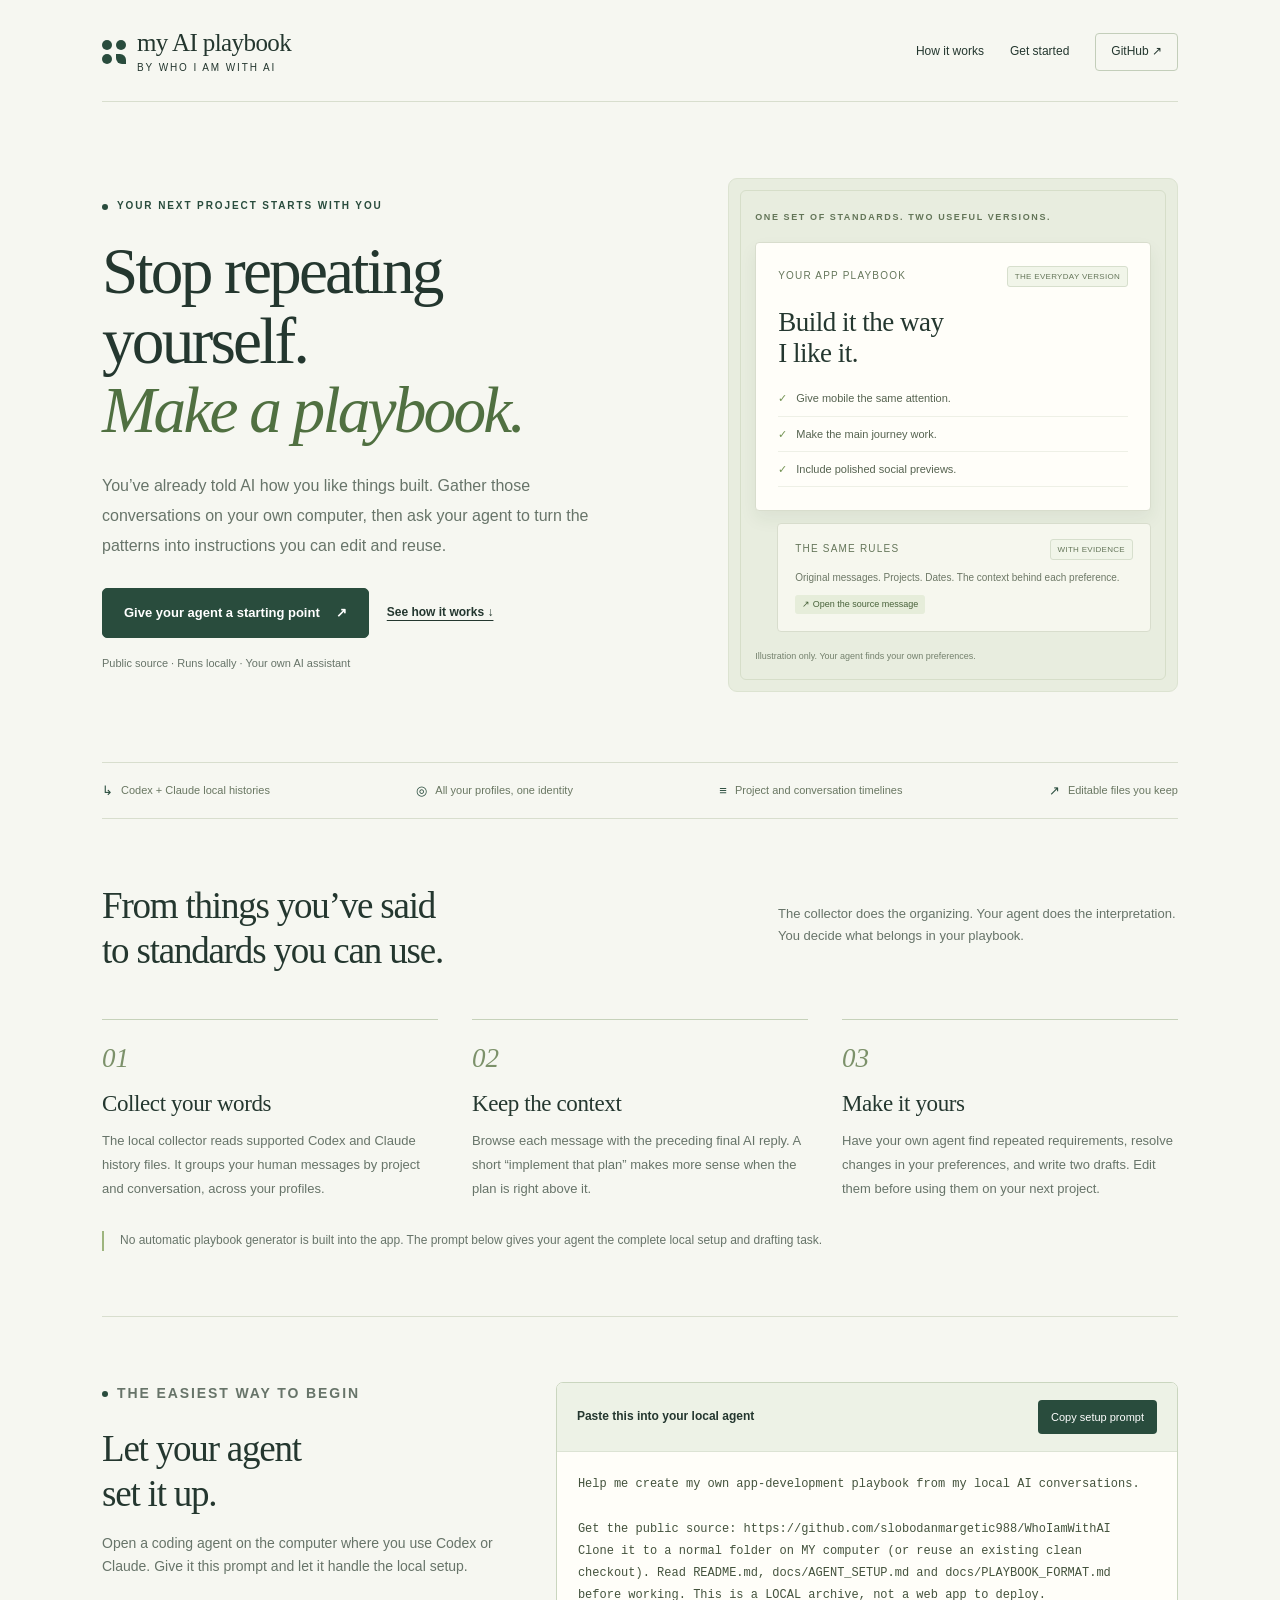
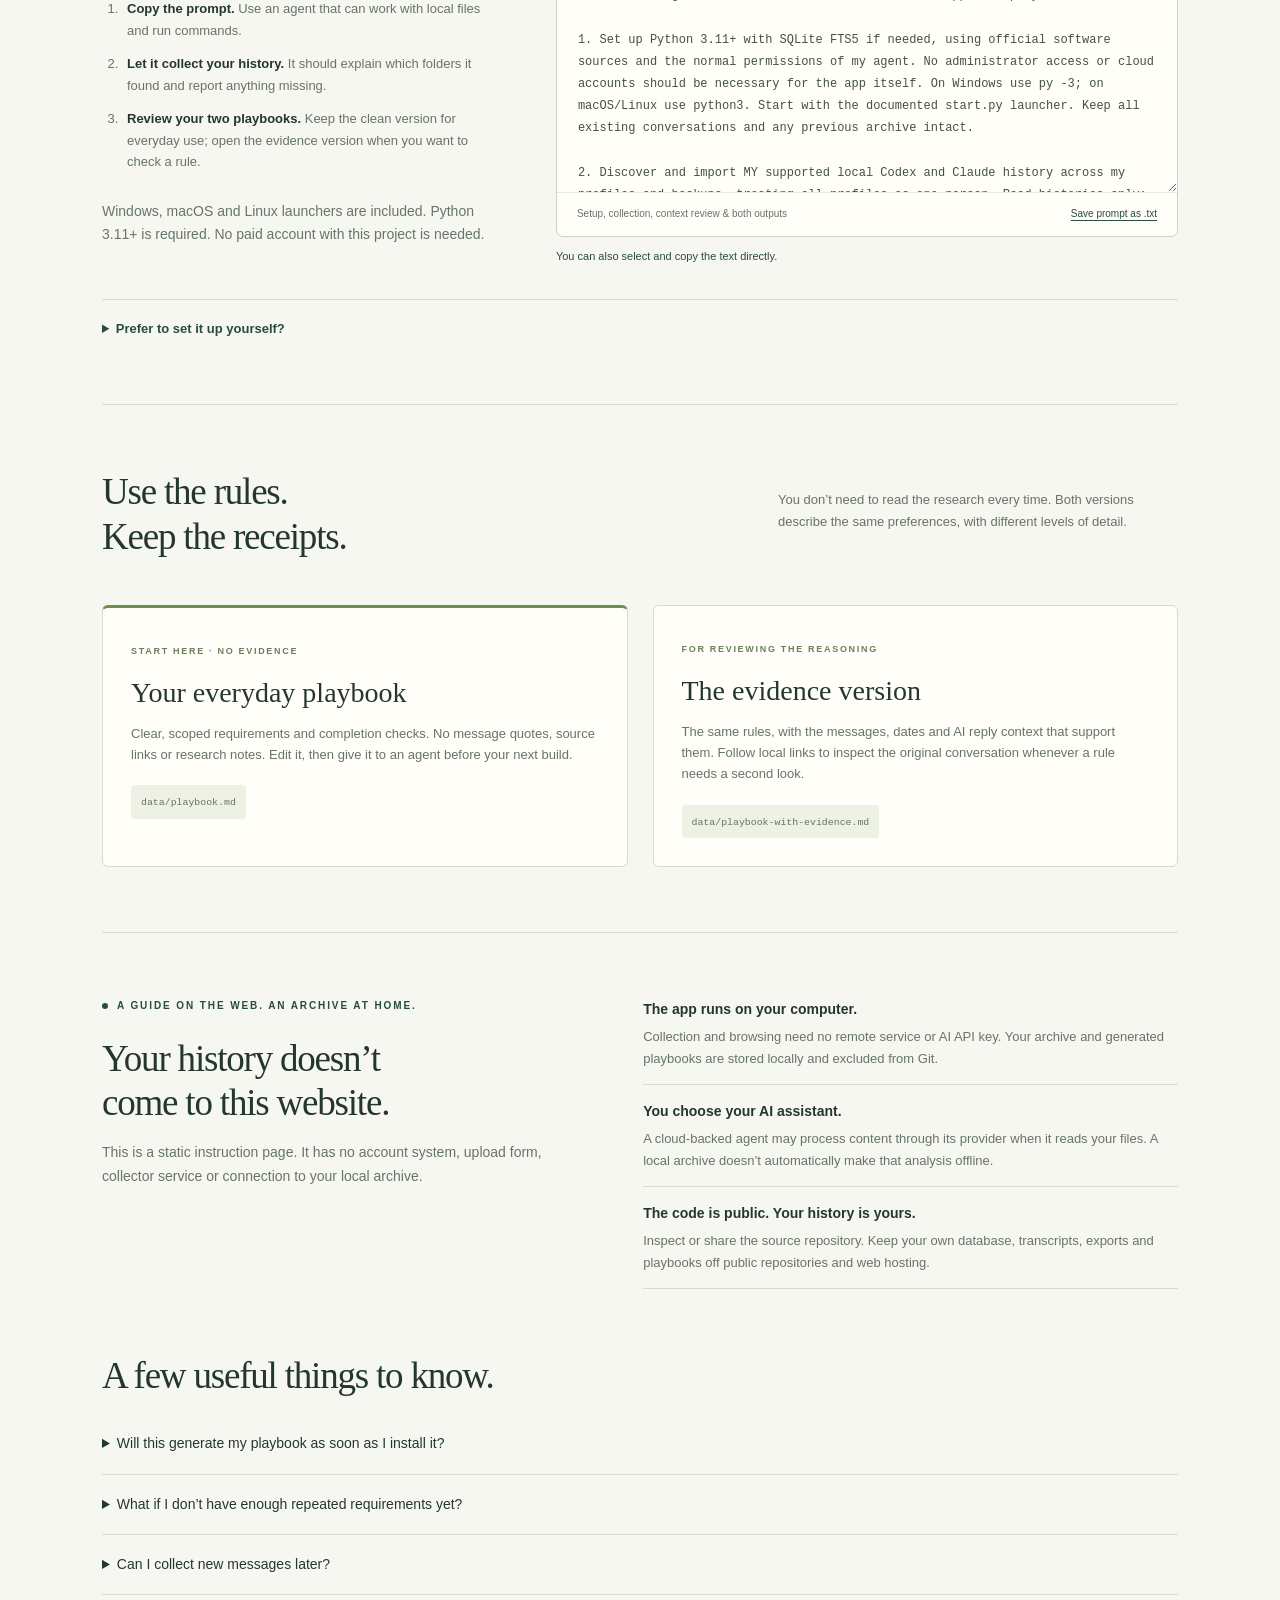
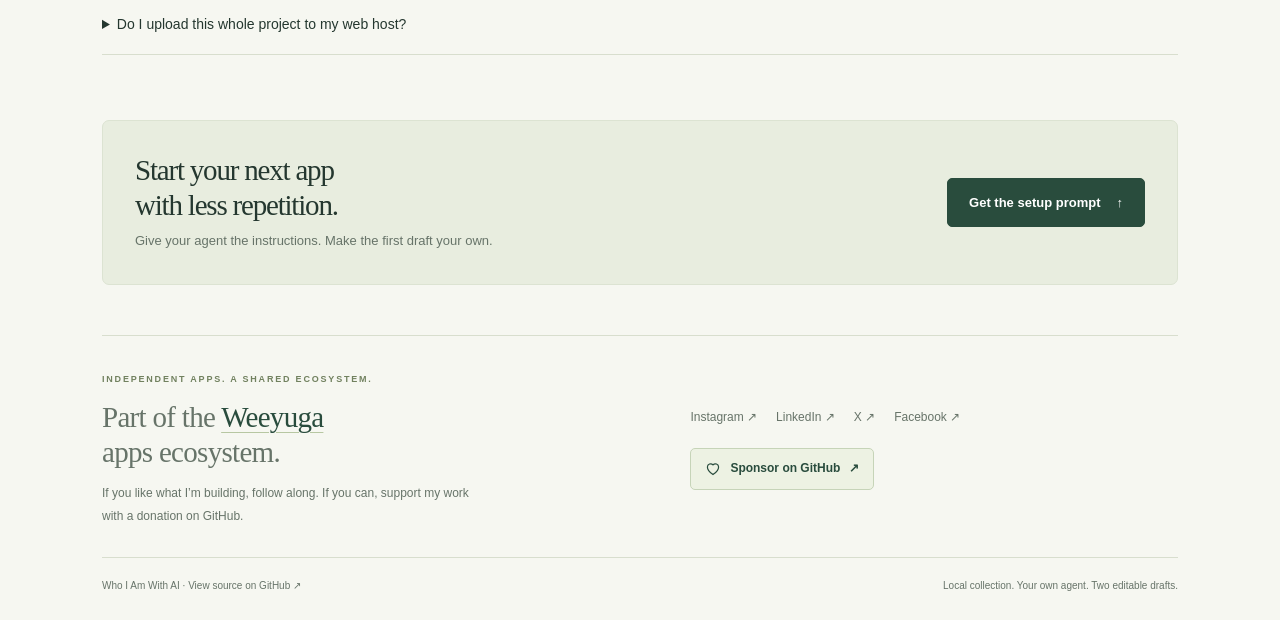
<file: index.html>
<!doctype html>
<html lang="en">
<head>
  <meta charset="utf-8">
  <meta name="viewport" content="width=device-width, initial-scale=1">
  <meta name="theme-color" content="#f6f7f1">
  <title>My AI Playbook — Turn your conversations into your standards</title>
  <meta name="description" content="Collect your own Codex and Claude messages locally. Ask your AI to turn repeated requirements into two editable playbooks: a clean version and a version with evidence.">
  <link rel="canonical" href="https://myaiplaybook.weeyuga.com/">
  <meta property="og:title" content="My AI Playbook — Your conversations. Your standards.">
  <meta property="og:description" content="A free tool with public source to collect local AI conversations and give your agent a starting point for your next app. Your archive runs on your computer.">
  <meta property="og:type" content="website">
  <meta property="og:url" content="https://myaiplaybook.weeyuga.com/">
  <meta property="og:image" content="https://raw.githubusercontent.com/slobodanmargetic988/WhoIamWithAI/main/web/share.png">
  <meta property="og:image:width" content="1200">
  <meta property="og:image:height" content="630">
  <meta property="og:image:alt" content="Who I Am With AI: Your words, across every project. Projects and conversations connected in a personal AI archive.">
  <meta name="twitter:card" content="summary_large_image">
  <meta name="twitter:title" content="My AI Playbook — Your conversations. Your standards.">
  <meta name="twitter:description" content="Collect your own messages locally, then ask your AI for a clean playbook and an evidence-linked version. Public source. No hosted archive.">
  <meta name="twitter:image" content="https://raw.githubusercontent.com/slobodanmargetic988/WhoIamWithAI/main/web/share.png">
  <meta name="twitter:image:alt" content="Who I Am With AI: Your words, across every project. Projects and conversations connected in a personal AI archive.">
  <link rel="icon" href="data:image/svg+xml,%3Csvg xmlns='http://www.w3.org/2000/svg' viewBox='0 0 64 64'%3E%3Crect width='64' height='64' rx='16' fill='%23223f36'/%3E%3Cg fill='%23e6ebd9'%3E%3Ccircle cx='23' cy='23' r='8'/%3E%3Ccircle cx='43' cy='23' r='8'/%3E%3Ccircle cx='23' cy='43' r='8'/%3E%3Cpath d='M35 35h8a8 8 0 0 1 8 8v8h-8a8 8 0 0 1-8-8z'/%3E%3C/g%3E%3C/svg%3E">
  <style>
    :root{--paper:#f6f7f1;--ink:#24372f;--green:#294c3d;--muted:#677469;--line:#d8dece;--wash:#e8eddf;--lime:#d9e898;--white:#fff;--serif:Georgia,'Times New Roman',serif;--sans:-apple-system,BlinkMacSystemFont,'Segoe UI',sans-serif}
    *{box-sizing:border-box}html{scroll-behavior:smooth;scroll-padding-top:28px}body{margin:0;background:var(--paper);color:var(--ink);font:16px/1.65 var(--sans)}a{color:inherit;text-underline-offset:4px}button,textarea{font:inherit}button,a{-webkit-tap-highlight-color:transparent}button{cursor:pointer}button:focus-visible,a:focus-visible,textarea:focus-visible,summary:focus-visible{outline:3px solid #7c9863;outline-offset:5px}::selection{background:var(--lime);color:var(--ink)}.wrap{max-width:1160px;padding:0 42px;margin:auto}.skip{position:absolute;left:18px;top:-100px;background:var(--green);color:white;padding:12px 20px;z-index:9}.skip:focus{top:10px}header{display:flex;align-items:center;justify-content:space-between;gap:24px;padding-top:30px;padding-bottom:28px;border-bottom:1px solid var(--line)}.brand{display:flex;align-items:center;gap:11px;text-decoration:none;font-family:var(--serif);font-size:25px;line-height:1.05;letter-spacing:-.6px}.brand small{font:10px var(--sans);letter-spacing:1.9px;display:block;margin-top:6px}.mark{display:grid;grid-template-columns:10px 10px;gap:4px}.mark i{width:10px;height:10px;border-radius:50%;background:var(--green)}.mark i:last-child{border-radius:0 6px 0 6px}nav{display:flex;gap:26px;align-items:center;font-size:12px}nav a{text-decoration:none}nav a:hover{text-decoration:underline}.nav-github{border:1px solid #c3ceba;padding:8px 15px;border-radius:4px}.hero{display:grid;grid-template-columns:1.25fr 1fr;align-items:center;gap:64px;padding:76px 0 70px}.eyebrow{font-size:10px;font-weight:650;letter-spacing:1.9px;text-transform:uppercase;color:var(--green);margin:0 0 22px;display:flex;align-items:center;gap:9px}.eyebrow:before{content:'';height:6px;width:6px;background:var(--green);border-radius:50%}h1{font-family:var(--serif);font-weight:400;line-height:1.07;letter-spacing:-2.8px;font-size:clamp(43px,5.1vw,66px);margin:0 0 25px}h1 em{color:#507041;font-weight:400}p{margin:0 0 20px}.lead{font-size:16px;line-height:1.85;color:var(--muted);max-width:510px}.buttons{display:flex;gap:18px;align-items:center;flex-wrap:wrap;margin-top:28px}.primary{display:inline-flex;align-items:center;justify-content:center;gap:16px;padding:13px 21px;background:var(--green);color:white;border:1px solid var(--green);border-radius:5px;text-decoration:none;font-size:13px;font-weight:600}.primary:hover{background:#1e3c30}.text-link{font-size:12px;font-weight:600}.small-note{font-size:11px;color:var(--muted);margin:16px 0 0}.illustration{background:var(--wash);border-radius:9px;padding:31px 26px 27px;position:relative;min-width:0;border:1px solid #dce3d1}.illustration:before{content:'';position:absolute;inset:11px;border:1px solid #d6dec9;border-radius:6px;pointer-events:none}.illustration>*{position:relative}.mini-label{font-size:9px;letter-spacing:1.6px;font-weight:650;color:#637558;text-transform:uppercase;margin:0 0 17px}.paper{background:#fffef9;border:1px solid #d8ddcd;border-radius:4px;box-shadow:0 8px 17px #203f2410;padding:23px 22px}.paper-title{display:flex;gap:12px;justify-content:space-between;align-items:center;font-size:10px;text-transform:uppercase;letter-spacing:1.2px;color:#65765a}.file-tag{font-size:8px;border:1px solid #d7dfcd;background:#f1f5e9;white-space:nowrap;padding:3px 7px;border-radius:3px;text-transform:none;letter-spacing:.3px}.paper h3{font-family:var(--serif);font-size:27px;line-height:1.15;font-weight:400;margin:20px 0 12px;letter-spacing:-.5px}.paper ul{font-size:11px;color:#566350;list-style:none;padding:0;margin:0}.paper li{padding:8px 0;border-bottom:1px solid #eef0e6}.paper li:before{content:'✓';color:#739354;margin-right:9px}.evidence-paper{margin:12px 0 0 22px;background:#f6f7ee;box-shadow:none;padding:15px 17px}.evidence-paper p{font-size:10px;color:#6d7866;margin:10px 0 0}.citation-pill{display:inline-block;background:#e6edda;color:#48623a;border-radius:3px;padding:2px 7px;font-size:9px;margin-top:9px}.illustration-caption{font-size:9px;color:#74816d;margin:17px 0 0}.trust{border-top:1px solid var(--line);border-bottom:1px solid var(--line);display:flex;justify-content:space-between;gap:15px;padding:17px 0;color:#697762;font-size:11px}.trust span{display:flex;gap:8px;align-items:center}.trust b{color:var(--green);font-size:13px;font-weight:500}section{padding:65px 0}.section-heading{display:flex;justify-content:space-between;gap:50px;align-items:baseline;margin-bottom:30px}h2{font:400 37px/1.2 var(--serif);letter-spacing:-1.2px;margin:0 0 16px}.section-heading p{max-width:400px;font-size:13px;color:var(--muted);margin:0}.steps{display:grid;grid-template-columns:repeat(3,1fr);gap:34px}.step{border-top:1px solid #c6d2ba;padding-top:23px}.number{font:italic 27px var(--serif);color:#7c916a}.step h3{font:400 23px var(--serif);letter-spacing:-.4px;margin:16px 0 12px}.step p{font-size:13px;line-height:1.85;color:var(--muted);margin:0}.flow-note{font-size:12px;color:var(--muted);border-left:2px solid #9eb57e;padding-left:16px;margin:30px 0 0}.start-section{border-top:1px solid var(--line)}.start-layout{display:grid;grid-template-columns:.9fr 1.4fr;gap:54px;align-items:start}.start-copy p{font-size:14px;color:var(--muted)}.start-copy ol{padding-left:20px;font-size:13px;color:var(--muted)}.start-copy li{padding:0 0 12px 5px}.start-copy li strong{color:var(--ink);font-weight:600}.prompt-box{background:#fffef9;border:1px solid #cad6bf;border-radius:7px;overflow:hidden}.prompt-head{display:flex;justify-content:space-between;gap:14px;align-items:center;padding:17px 20px;border-bottom:1px solid #dce3d4;background:#edf2e6}.prompt-head strong{font-size:12px;font-weight:600}.copy-button{background:var(--green);color:white;padding:8px 13px;border:0;border-radius:4px;font-size:11px;white-space:nowrap;min-width:119px}.copy-button:hover{background:#1e3c30}.prompt-box textarea{display:block;resize:vertical;min-height:340px;width:100%;border:0;background:transparent;padding:21px;font:12px/1.85 ui-monospace,SFMono-Regular,Consolas,monospace;color:#44533d;overflow-wrap:anywhere;white-space:pre-wrap}.prompt-box textarea:focus-visible{outline-offset:-4px}.prompt-foot{padding:13px 20px;border-top:1px solid #e5e9db;display:flex;justify-content:space-between;gap:14px;align-items:center;font-size:10px;color:var(--muted)}.plain-button{padding:0;border:0;background:none;text-decoration:underline;text-underline-offset:3px;color:var(--green);font-size:10px}.status{min-height:20px;font-size:11px;color:var(--green);margin:10px 0 0}.manual{margin-top:32px;border-top:1px solid var(--line);padding-top:18px}.manual>summary{cursor:pointer;font-size:13px;color:var(--green);font-weight:600}.manual-content{padding-top:23px}.manual p{font-size:13px;color:var(--muted)}.platforms{display:grid;grid-template-columns:1fr 1fr;gap:24px;margin:22px 0}.platform{border:1px solid var(--line);border-radius:5px;padding:18px;min-width:0;background:#fffef966}.platform h3{font-size:13px;margin:0 0 14px;font-weight:600}pre{background:#edf1e5;border:1px solid #dbe2d0;padding:15px;border-radius:4px;overflow:auto;font-size:11px;line-height:1.8;margin:0 0 15px}code{font-family:ui-monospace,SFMono-Regular,Consolas,monospace;font-size:.9em;overflow-wrap:anywhere}a code{color:var(--green)}.platform p{font-size:11px;margin-bottom:0}.two-versions{border-top:1px solid var(--line)}.versions{display:grid;grid-template-columns:1fr 1fr;gap:25px}.version{padding:28px;background:#fffef9;border:1px solid #d5deca;border-radius:6px}.version.main-version{border-top:3px solid #6e8e50}.version .label{font-size:9px;text-transform:uppercase;letter-spacing:1.7px;font-weight:650;color:#6b805a}.version h3{font:400 28px var(--serif);margin:14px 0}.version p{color:var(--muted);font-size:13px}.version .filename{font-size:11px;background:#eef2e5;padding:7px 10px;border-radius:3px;display:inline-block;margin:0}.privacy{display:grid;grid-template-columns:1fr 1.1fr;gap:55px;border-top:1px solid var(--line)}.privacy ul{list-style:none;padding:0;margin:0}.privacy li{padding:15px 0;border-bottom:1px solid var(--line);font-size:13px;color:var(--muted)}.privacy li:first-child{padding-top:0}.privacy strong{display:block;color:var(--ink);font-size:14px;font-weight:600;margin-bottom:5px}.privacy-intro{color:var(--muted);font-size:14px}.faq{padding-top:0}.faq details{border-bottom:1px solid var(--line);padding:18px 0}.faq summary{cursor:pointer;font-size:14px;color:var(--ink)}.faq details p{font-size:13px;color:var(--muted);max-width:780px;margin:15px 0 0}.closing{background:var(--wash);border:1px solid #dce3d2;border-radius:7px;padding:32px;display:flex;gap:30px;justify-content:space-between;align-items:center;margin-bottom:50px}.closing h2{font-size:29px;margin-bottom:8px}.closing p{font-size:13px;color:var(--muted);margin:0}.closing .primary{white-space:nowrap}footer{display:flex;justify-content:space-between;gap:20px;border-top:1px solid var(--line);padding:25px 0 35px;font-size:10px;color:var(--muted)}footer a{text-decoration:none}footer a:hover{text-decoration:underline}.sr-only{position:absolute;width:1px;height:1px;overflow:hidden;clip:rect(0,0,0,0);white-space:nowrap}
    .community-footer{display:block;padding:36px 0 27px}.community-top{display:grid;grid-template-columns:1.1fr 1fr;gap:52px;padding-bottom:30px}.community-kicker{font-size:9px;font-weight:650;letter-spacing:1.8px;text-transform:uppercase;color:#71815f;margin:0 0 13px}.community-footer h2{font-size:29px;letter-spacing:-.7px;line-height:1.2;margin:0 0 13px}.community-footer h2 a{color:var(--green);text-decoration:underline;text-decoration-color:#b7c7a2;text-decoration-thickness:1px;text-underline-offset:5px}.community-description{font-size:12px;line-height:1.85;max-width:385px;margin:0;color:var(--muted)}.community-actions{align-self:center}.community-footer .social-links{display:flex;align-items:center;flex-wrap:wrap;gap:9px 19px;font-size:12px;margin:0 0 20px}.community-footer .social-links a{white-space:nowrap}.community-footer .social-links a:hover{color:var(--green)}.community-footer .sponsor-link{display:inline-flex;align-items:center;gap:9px;padding:10px 14px;border:1px solid #c6d4b8;border-radius:5px;background:#edf2e3;font-size:12px;font-weight:600;color:var(--green);text-decoration:none}.community-footer .sponsor-link:hover{background:#e3eccf}.sponsor-link svg{width:16px;height:16px;fill:none;stroke:currentColor;stroke-width:1.5;flex:none}.community-bottom{display:flex;justify-content:space-between;gap:20px;border-top:1px solid var(--line);padding-top:20px;font-size:10px}.community-bottom span{margin:0}.community-footer a:focus-visible{outline:3px solid #7c9863;outline-offset:5px}
    .community-footer .sponsor-link span{display:inline;margin:0}
    @media(max-width:690px){.community-top{grid-template-columns:1fr;gap:24px;padding-bottom:25px}.community-footer h2{font-size:27px}.community-footer .social-links{gap:12px 19px;font-size:12px}.community-bottom{display:block}.community-bottom span{display:block;margin-top:9px}.community-footer{padding-top:28px}}
    @media(min-width:1500px){.hero{padding-top:92px;padding-bottom:86px}}
    @media(max-width:900px){.wrap{padding:0 28px}.hero{gap:30px;grid-template-columns:1.1fr 1fr;padding:54px 0}.hero h1{font-size:49px;letter-spacing:-2px}.illustration{padding:27px 19px 23px}.paper{padding:20px 16px}.paper h3{font-size:23px}.evidence-paper{margin-left:13px}.start-layout{grid-template-columns:.9fr 1.1fr;gap:30px}.steps{gap:24px}.trust{font-size:10px}.trust span{gap:5px}.privacy{gap:35px}.section-heading{gap:25px}}
    @media(max-width:690px){.wrap{padding:0 22px}header{padding-top:23px;padding-bottom:23px}.brand{font-size:22px}nav{gap:15px;font-size:11px}nav .nav-how{display:none}.nav-github{padding:7px 11px}.hero{grid-template-columns:1fr;gap:36px;padding:46px 0 36px}.hero h1{font-size:51px;max-width:520px}.eyebrow{font-size:9px;letter-spacing:1.6px;margin-bottom:18px}.lead{font-size:15px}.buttons{gap:17px;margin-top:24px}.illustration{max-width:470px;width:100%;padding:27px 25px}.paper h3{font-size:27px}.trust{flex-wrap:wrap;justify-content:flex-start;column-gap:23px;row-gap:11px;padding:17px 0}.trust span{font-size:10px}section{padding:45px 0}.section-heading{display:block;margin-bottom:27px}h2{font-size:33px}.section-heading p{max-width:460px}.steps{grid-template-columns:1fr;gap:26px}.step{display:grid;grid-template-columns:37px 1fr;gap:0 12px;padding-top:18px}.number{grid-row:1/3;font-size:25px;padding-top:1px}.step h3{font-size:23px;margin:0 0 9px}.step p{grid-column:2}.start-layout{grid-template-columns:1fr;gap:25px}.start-copy ol{margin-bottom:0}.prompt-box textarea{min-height:330px;padding:17px;font-size:11px}.prompt-head{padding:15px}.prompt-head strong{font-size:11px}.prompt-foot{padding:12px 15px;font-size:9px}.platforms,.versions,.privacy{grid-template-columns:1fr}.version{padding:24px}.version h3{font-size:26px}.privacy{gap:22px}.privacy h2{max-width:400px}.privacy-intro{margin:0}.faq h2{font-size:29px}.closing{padding:26px;display:block;margin-bottom:35px}.closing h2{font-size:29px}.closing .primary{margin-top:20px}footer{display:block;font-size:10px}footer span{display:block;margin-top:9px}.manual-content p{font-size:12px}.platforms{gap:15px}.platform pre{font-size:10px}.platforms .platform p{font-size:11px}}
    @media(max-width:360px){.wrap{padding:0 17px}.hero h1{font-size:45px}.nav-github{padding:6px 9px}.brand{font-size:20px}.hero .primary{padding:12px 17px}.prompt-head{align-items:flex-start;gap:8px}.copy-button{min-width:105px;padding:8px 10px;font-size:10px}.illustration{padding:23px 18px}.paper h3{font-size:24px}.paper-title{font-size:9px}.file-tag{font-size:7px}.evidence-paper{margin-left:10px}.trust{column-gap:17px}}
    @media(prefers-reduced-motion:reduce){html{scroll-behavior:auto}}
    @media print{header nav,.buttons,.copy-button,.prompt-foot,.closing{display:none}.wrap{max-width:none;padding:0}.hero{padding-top:25px;grid-template-columns:1fr}.illustration{display:none}section{padding:25px 0}.start-layout{display:block}.prompt-box textarea{height:1250px;resize:none}.privacy,.steps,.versions{break-inside:avoid}}
  </style>
</head>
<body>
  <a class="skip" href="#main">Skip to content</a>
  <div class="wrap">
    <header>
      <a class="brand" href="https://myaiplaybook.weeyuga.com/" aria-label="My AI Playbook home"><span class="mark" aria-hidden="true"><i></i><i></i><i></i><i></i></span><span>my AI playbook<small>BY WHO I AM WITH AI</small></span></a>
      <nav aria-label="Main navigation"><a class="nav-how" href="#how-it-works">How it works</a><a href="#start">Get started</a><a class="nav-github" href="https://github.com/slobodanmargetic988/WhoIamWithAI" target="_blank" rel="noopener noreferrer">GitHub ↗</a></nav>
    </header>
    <main id="main">
      <div class="hero">
        <div>
          <p class="eyebrow">Your next project starts with you</p>
          <h1>Stop repeating<br>yourself.<br><em>Make a playbook.</em></h1>
          <p class="lead">You’ve already told AI how you like things built. Gather those conversations on your own computer, then ask your agent to turn the patterns into instructions you can edit and reuse.</p>
          <div class="buttons"><a class="primary" href="#start">Give your agent a starting point <span aria-hidden="true">↗</span></a><a class="text-link" href="#how-it-works">See how it works ↓</a></div>
          <p class="small-note">Public source · Runs locally · Your own AI assistant</p>
        </div>
        <div class="illustration" aria-label="Illustrative example of a clean playbook and an evidence version">
          <p class="mini-label">One set of standards. Two useful versions.</p>
          <div class="paper"><div class="paper-title">Your app playbook <span class="file-tag">THE EVERYDAY VERSION</span></div><h3>Build it the way<br>I like it.</h3><ul><li>Give mobile the same attention.</li><li>Make the main journey work.</li><li>Include polished social previews.</li></ul></div>
          <div class="paper evidence-paper"><div class="paper-title">The same rules <span class="file-tag">WITH EVIDENCE</span></div><p>Original messages. Projects. Dates. The context behind each preference.</p><span class="citation-pill">↗ Open the source message</span></div>
          <p class="illustration-caption">Illustration only. Your agent finds your own preferences.</p>
        </div>
      </div>
      <div class="trust" aria-label="Project at a glance"><span><b>↳</b> Codex + Claude local histories</span><span><b>◎</b> All your profiles, one identity</span><span><b>≡</b> Project and conversation timelines</span><span><b>↗</b> Editable files you keep</span></div>
      <section id="how-it-works">
        <div class="section-heading"><h2>From things you’ve said<br>to standards you can use.</h2><p>The collector does the organizing. Your agent does the interpretation. You decide what belongs in your playbook.</p></div>
        <div class="steps">
          <div class="step"><span class="number">01</span><h3>Collect your words</h3><p>The local collector reads supported Codex and Claude history files. It groups your human messages by project and conversation, across your profiles.</p></div>
          <div class="step"><span class="number">02</span><h3>Keep the context</h3><p>Browse each message with the preceding final AI reply. A short “implement that plan” makes more sense when the plan is right above it.</p></div>
          <div class="step"><span class="number">03</span><h3>Make it yours</h3><p>Have your own agent find repeated requirements, resolve changes in your preferences, and write two drafts. Edit them before using them on your next project.</p></div>
        </div>
        <p class="flow-note">No automatic playbook generator is built into the app. The prompt below gives your agent the complete local setup and drafting task.</p>
      </section>
      <section class="start-section" id="start">
        <div class="start-layout">
          <div class="start-copy">
            <p class="eyebrow">The easiest way to begin</p>
            <h2>Let your agent<br>set it up.</h2>
            <p>Open a coding agent on the computer where you use Codex or Claude. Give it this prompt and let it handle the local setup.</p>
            <ol><li><strong>Copy the prompt.</strong> Use an agent that can work with local files and run commands.</li><li><strong>Let it collect your history.</strong> It should explain which folders it found and report anything missing.</li><li><strong>Review your two playbooks.</strong> Keep the clean version for everyday use; open the evidence version when you want to check a rule.</li></ol>
            <p class="small-note">Windows, macOS and Linux launchers are included. Python 3.11+ is required. No paid account with this project is needed.</p>
          </div>
          <div>
            <div class="prompt-box">
              <div class="prompt-head"><strong>Paste this into your local agent</strong><button class="copy-button" id="copy-prompt" type="button">Copy setup prompt</button></div>
              <label for="agent-prompt" class="sr-only">Agent instructions for local setup and two playbooks</label>
              <textarea id="agent-prompt" readonly spellcheck="false">Help me create my own app-development playbook from my local AI conversations.

Get the public source: https://github.com/slobodanmargetic988/WhoIamWithAI
Clone it to a normal folder on MY computer (or reuse an existing clean checkout). Read README.md, docs/AGENT_SETUP.md and docs/PLAYBOOK_FORMAT.md before working. This is a LOCAL archive, not a web app to deploy.

1. Set up Python 3.11+ with SQLite FTS5 if needed, using official software sources and the normal permissions of my agent. No administrator access or cloud accounts should be necessary for the app itself. On Windows use py -3; on macOS/Linux use python3. Start with the documented start.py launcher. Keep all existing conversations and any previous archive intact.

2. Discover and import MY supported local Codex and Claude history across my profiles and backups, treating all profiles as one person. Read histories only; do not open credentials or change original transcripts. Inspect discovery results and use explicit --source paths for missing supported folders. Run inside WSL for histories stored there. Clearly report inaccessible or unsupported sources, uncertain human authorship, partial imports and missing context. Never claim to have collected cloud-only chats or another OS user's history.

3. Open the local preview at http://127.0.0.1:8765 and verify projects, conversations, chronological human messages and available previous final AI replies. The server must stay bound to localhost. No public deployment, tunnel, uploads or analytics. Do not commit or publish my data, playbooks, exports, private paths or credentials. If you need a separate external AI service, ask me before sending any archive content to it; make clear how your own chosen assistant processes local files.

4. Analyze my human messages together with their preceding final AI replies. Find requirements I repeat across genuinely different projects, including short follow-ups that adopt a plan. Do not count duplicated profiles, forks or worktrees as independent evidence. Exclude uncertain/automated inputs. Read the full relevant messages and context; AI suggestions alone are not my requirements. Distinguish broadly repeated preferences, explicitly adopted global preferences and product-specific decisions. Resolve later changes in my preferences. If evidence is thin, say so instead of inventing rules. Do not include secrets or private contact details in either output.

5. Produce TWO editable drafts with the SAME rule IDs, requirements, scopes and completion checks:
- data/playbook.md: a clean, self-contained playbook WITHOUT evidence, quotes, citations, source links, message/thread IDs, source timestamps, research notes or personal project names. Make this the default version I can give an agent when starting a new app.
- data/playbook-with-evidence.md: the same rules PLUS supporting messages, project labels, timestamps, short verbatim quotes, relevant previous-AI-reply context and local links to the exact source messages. Use the documented thread-specific evidence links. Explain conflicts, qualifications and missing context here.
Also prepare data/customer-facing-app-playbook.json in the documented preview format. Run python3 -m ai_archive.playbook --write-outputs (Windows: py -3 -m ai_archive.playbook --write-outputs) to validate citations against the local archive and write both Markdown/TXT outputs. Fix validation failures rather than fabricating evidence.

6. Verify both files exist, their rule IDs and core instructions match, the clean version has no evidence, and evidence links resolve to the correct human messages and thread-specific AI context where available. Open /playbook in the local app and show me the clean download and the separate evidence download. Tell me where the editable files are and what I should review. Leave these as drafts for me to edit; do not silently install them as binding instructions in other projects.</textarea>
              <div class="prompt-foot"><span>Setup, collection, context review &amp; both outputs</span><button class="plain-button" id="download-prompt" type="button">Save prompt as .txt</button></div>
            </div>
            <p class="status" id="copy-status" role="status" aria-live="polite">You can also select and copy the text directly.</p>
            <noscript><p class="small-note">JavaScript is off. Select the prompt above and copy it manually; all instructions remain available.</p></noscript>
          </div>
        </div>
        <details class="manual"><summary>Prefer to set it up yourself?</summary><div class="manual-content">
          <p><a href="https://github.com/slobodanmargetic988/WhoIamWithAI" target="_blank" rel="noopener noreferrer">Open the public repository ↗</a> and clone it, or <a href="https://github.com/slobodanmargetic988/WhoIamWithAI/archive/refs/heads/main.zip">download the ZIP</a> and extract it. Install <a href="https://www.python.org/downloads/" target="_blank" rel="noopener noreferrer">Python 3.11 or later</a> if it is missing. The app has no additional Python packages.</p>
          <div class="platforms">
            <div class="platform"><h3>Windows</h3><pre>cd path\to\WhoIamWithAI
py -3 start.py --collect --open</pre><p>Or double-click <code>Start.bat</code> and choose to collect your messages and open the app. The launcher also checks for <code>python</code>. Python must be installed first.</p></div>
            <div class="platform"><h3>macOS / Linux</h3><pre>cd path/to/WhoIamWithAI
python3 start.py --collect --open</pre><p>On macOS use <code>Start.command</code>; on Linux run <code>sh Start.sh</code>. The menu lets you collect again or open the existing archive.</p></div>
          </div>
          <p>Open <a href="http://127.0.0.1:8765" target="_blank" rel="noopener noreferrer">http://127.0.0.1:8765</a> after the local app starts. Then give your agent the drafting instructions above. Keep the terminal open while browsing; press Ctrl+C there to stop the server. Imports can take time when your history is large.</p>
          <p><strong>Scope:</strong> collection works with supported local history files, not every cloud chat service. Native Windows execution has not been verified on this project’s current development machine. For Claude Desktop on Windows or histories inside WSL, ask your agent to check source locations and format support rather than assuming everything was found.</p>
        </div></details>
      </section>
      <section class="two-versions" id="outputs">
        <div class="section-heading"><h2>Use the rules.<br>Keep the receipts.</h2><p>You don’t need to read the research every time. Both versions describe the same preferences, with different levels of detail.</p></div>
        <div class="versions">
          <article class="version main-version"><span class="label">Start here · No evidence</span><h3>Your everyday playbook</h3><p>Clear, scoped requirements and completion checks. No message quotes, source links or research notes. Edit it, then give it to an agent before your next build.</p><p class="filename"><code>data/playbook.md</code></p></article>
          <article class="version"><span class="label">For reviewing the reasoning</span><h3>The evidence version</h3><p>The same rules, with the messages, dates and AI reply context that support them. Follow local links to inspect the original conversation whenever a rule needs a second look.</p><p class="filename"><code>data/playbook-with-evidence.md</code></p></article>
        </div>
      </section>
      <section class="privacy" id="privacy">
        <div><p class="eyebrow">A guide on the web. An archive at home.</p><h2>Your history doesn’t<br>come to this website.</h2><p class="privacy-intro">This is a static instruction page. It has no account system, upload form, collector service or connection to your local archive.</p></div>
        <ul><li><strong>The app runs on your computer.</strong>Collection and browsing need no remote service or AI API key. Your archive and generated playbooks are stored locally and excluded from Git.</li><li><strong>You choose your AI assistant.</strong>A cloud-backed agent may process content through its provider when it reads your files. A local archive doesn’t automatically make that analysis offline.</li><li><strong>The code is public. Your history is yours.</strong>Inspect or share the source repository. Keep your own database, transcripts, exports and playbooks off public repositories and web hosting.</li></ul>
      </section>
      <section class="faq" aria-labelledby="faq-title"><h2 id="faq-title">A few useful things to know.</h2>
        <details><summary>Will this generate my playbook as soon as I install it?</summary><p>No. The app collects and previews your local history. Your own AI agent performs the analysis using the prompt above. It writes editable drafts and validates their evidence; you decide what to keep.</p></details>
        <details><summary>What if I don’t have enough repeated requirements yet?</summary><p>Your agent should say so. It can separate a few supported preferences from ideas that need more evidence, or explain that the archive is too small to produce a useful playbook. A confident-looking list is not a substitute for your actual choices.</p></details>
        <details><summary>Can I collect new messages later?</summary><p>Yes. Choose collection again in the launcher. Imports reuse the archive and skip unchanged source files. Ask your agent to revise both playbooks together when you want to include new conversations or changed preferences.</p></details>
        <details><summary>Do I upload this whole project to my web host?</summary><p>No. This public guide needs only this <code>index.html</code>. The collector, database, local preview and playbooks stay on each user’s computer. Social preview artwork is served from the public source repository; no extra hosted app or server is needed.</p></details>
      </section>
      <div class="closing"><div><h2>Start your next app<br>with less repetition.</h2><p>Give your agent the instructions. Make the first draft your own.</p></div><a class="primary" href="#start">Get the setup prompt <span aria-hidden="true">↑</span></a></div>
    </main>
    <footer class="community-footer" id="community">
      <div class="community-top">
        <div><p class="community-kicker">Independent apps. A shared ecosystem.</p><h2>Part of the <a href="https://weeyuga.com" target="_blank" rel="noopener noreferrer">Weeyuga</a><br>apps ecosystem.</h2><p class="community-description">If you like what I’m building, follow along. If you can, support my work with a donation on GitHub.</p></div>
        <div class="community-actions">
          <nav class="social-links" aria-label="Follow the Weeyuga founder"><a href="https://www.instagram.com/weeyuga?psln=emk2cHYwdW4zNmM4" target="_blank" rel="noopener noreferrer">Instagram ↗</a><a href="https://www.linkedin.com/in/slobodan-margeti%C4%87-9a1229151/" target="_blank" rel="noopener noreferrer">LinkedIn ↗</a><a href="https://x.com/WeeyugaFounder" target="_blank" rel="noopener noreferrer">X ↗</a><a href="https://www.facebook.com/share/1GhcVRJ7vo/" target="_blank" rel="noopener noreferrer">Facebook ↗</a></nav>
          <a class="sponsor-link" href="https://github.com/sponsors/slobodanmargetic988" target="_blank" rel="noopener noreferrer"><svg viewBox="0 0 20 20" aria-hidden="true"><path d="M10 17s-7-4.6-7-9.5a4 4 0 0 1 7-2.6 4 4 0 0 1 7 2.6C17 12.4 10 17 10 17Z"/></svg>Sponsor on GitHub <span aria-hidden="true">↗</span></a>
        </div>
      </div>
      <div class="community-bottom"><a href="https://github.com/slobodanmargetic988/WhoIamWithAI" target="_blank" rel="noopener noreferrer">Who I Am With AI · View source on GitHub ↗</a><span>Local collection. Your own agent. Two editable drafts.</span></div>
    </footer>
  </div>
  <script>
    (() => {
      const prompt = document.getElementById('agent-prompt');
      const copyButton = document.getElementById('copy-prompt');
      const status = document.getElementById('copy-status');
      copyButton.addEventListener('click', async () => {
        try {
          if (!navigator.clipboard || !window.isSecureContext) throw new Error('Manual copy required');
          await navigator.clipboard.writeText(prompt.value);
          copyButton.textContent = 'Copied ✓';
          status.textContent = 'Copied. Paste it into an agent working on your own computer.';
        } catch (_) {
          prompt.focus();
          prompt.select();
          status.textContent = 'Prompt selected. Press Ctrl+C (Windows/Linux) or Command+C (Mac) to copy.';
        }
      });
      document.getElementById('download-prompt').addEventListener('click', () => {
        const url = URL.createObjectURL(new Blob([prompt.value + '\n'], {type:'text/plain;charset=utf-8'}));
        const link = document.createElement('a');
        link.href = url;
        link.download = 'my-ai-playbook-agent-prompt.txt';
        document.body.appendChild(link);
        link.click();
        link.remove();
        setTimeout(() => URL.revokeObjectURL(url), 1000);
        status.textContent = 'Prompt saved as a text file. Give it to your local agent.';
      });
    })();
  </script>
</body>
</html>
</file>
